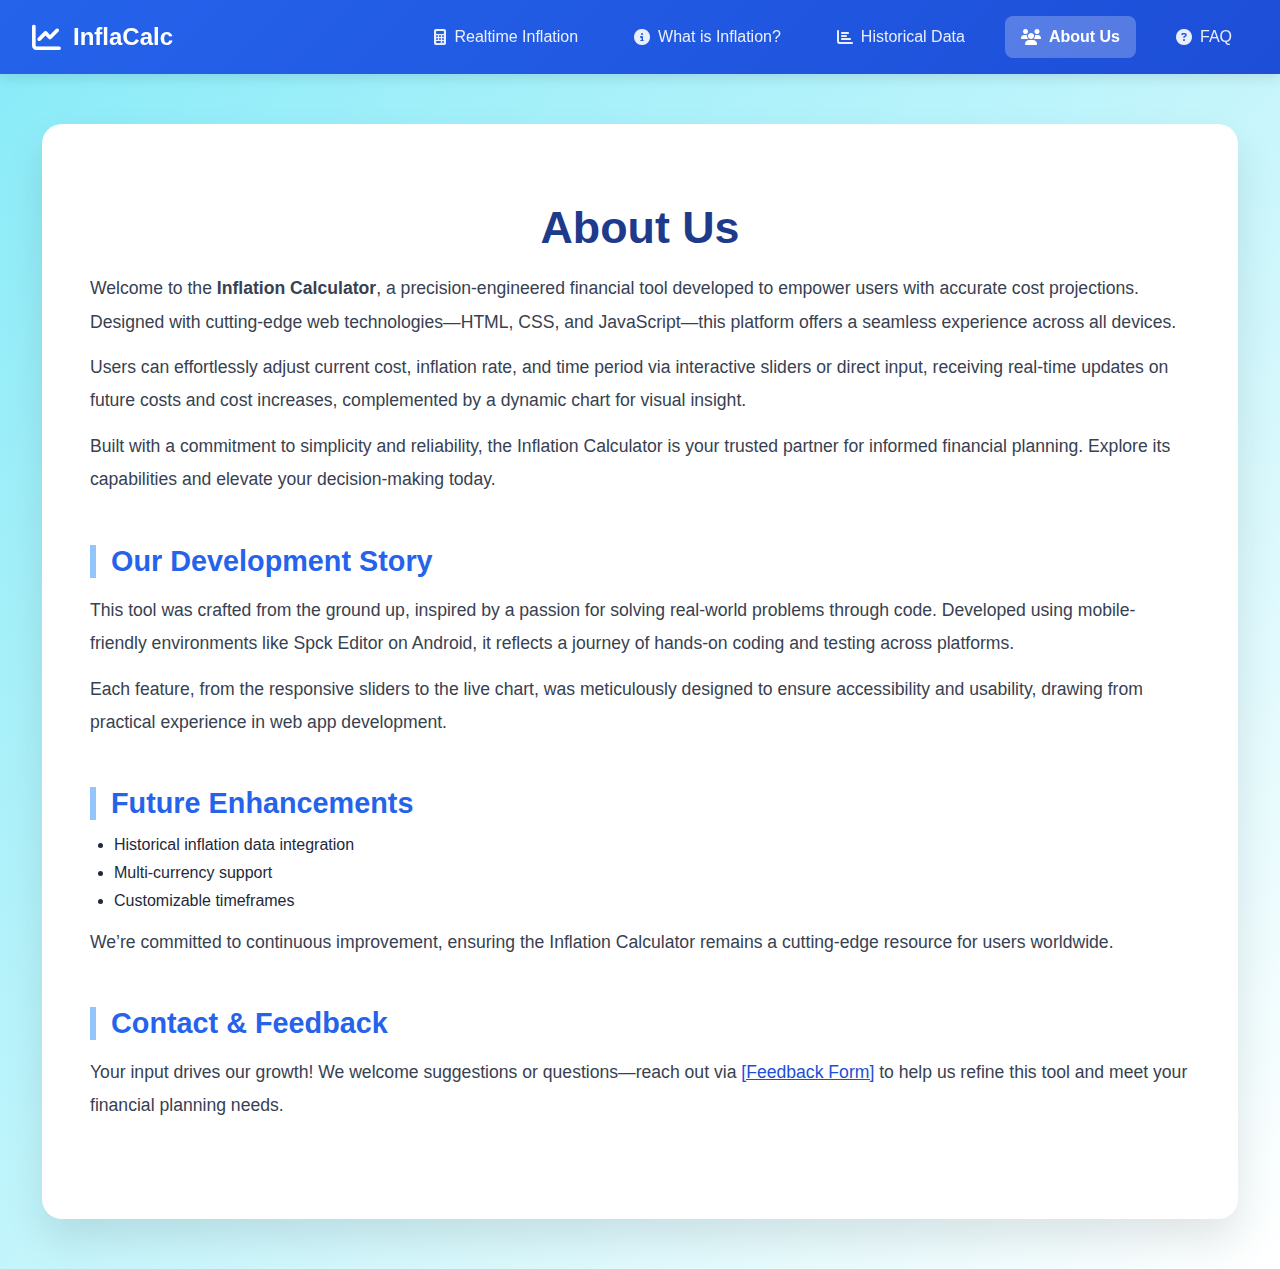
<file: aboutus.html>
<!DOCTYPE html>
<html lang="en">
<head>
    <meta charset="UTF-8" />
    <meta name="viewport" content="width=device-width, initial-scale=1.0" />
    <title>About Us - InflaCalc</title>
    <link rel="stylesheet" href="styles\about.css" />
    <link rel="stylesheet" href="https://cdnjs.cloudflare.com/ajax/libs/font-awesome/6.5.0/css/all.min.css" />
</head>
<body>
    <!-- Navigation Bar -->
    <nav class="navbar">
        <div class="navbar-brand">
            <i class="fas fa-chart-line navbar-icon"></i>
            <a href="index.html" class="navbar-title">InflaCalc</a>
        </div>
        <ul class="navbar-tabs">
            <li class="navbar-tab">
                <a href="realtime.html"><i class="fas fa-calculator"></i> Realtime Inflation</a>
            </li>
            <li class="navbar-tab">
                <a href="whatisinflation.html"><i class="fas fa-info-circle"></i> What is Inflation?</a>
            </li>
            <li class="navbar-tab">
                <a href="historicaldata.html"><i class="fas fa-chart-bar"></i> Historical Data</a>
            </li>
            <li class="navbar-tab active">
                <a href="aboutus.html"><i class="fas fa-users"></i> About Us</a>
            </li>
            <li class="navbar-tab">
                <a href="faq.html"><i class="fas fa-question-circle"></i> FAQ</a>
            </li>
        </ul>
    </nav>

    <!-- About Content -->
    <main class="about-container">
        <section class="about-section">
            <h1>About Us</h1>
            <p>
                Welcome to the <strong>Inflation Calculator</strong>, a precision-engineered financial tool developed to empower users with accurate cost projections. Designed with cutting-edge web technologies—HTML, CSS, and JavaScript—this platform offers a seamless experience across all devices.
            </p>
            <p>
                Users can effortlessly adjust current cost, inflation rate, and time period via interactive sliders or direct input, receiving real-time updates on future costs and cost increases, complemented by a dynamic chart for visual insight.
            </p>
            <p>
                Built with a commitment to simplicity and reliability, the Inflation Calculator is your trusted partner for informed financial planning. Explore its capabilities and elevate your decision-making today.
            </p>
        </section>

        <section class="about-section">
            <h2>Our Development Story</h2>
            <p>
                This tool was crafted from the ground up, inspired by a passion for solving real-world problems through code. Developed using mobile-friendly environments like Spck Editor on Android, it reflects a journey of hands-on coding and testing across platforms.
            </p>
            <p>
                Each feature, from the responsive sliders to the live chart, was meticulously designed to ensure accessibility and usability, drawing from practical experience in web app development.
            </p>
        </section>

        <section class="about-section">
            <h2>Future Enhancements</h2>
            <ul>
                <li>Historical inflation data integration</li>
                <li>Multi-currency support</li>
                <li>Customizable timeframes</li>
            </ul>
            <p>
                We’re committed to continuous improvement, ensuring the Inflation Calculator remains a cutting-edge resource for users worldwide.
            </p>
        </section>

        <section class="about-section">
            <h2>Contact & Feedback</h2>
            <p>
                Your input drives our growth! We welcome suggestions or questions—reach out via <a href="https://surveyheart.com/form/67fe0e7fea9a623946d5c95d">[Feedback Form]</a> to help us refine this tool and meet your financial planning needs.
            </p>
        </section>
    </main>
</body>
</html>
</file>
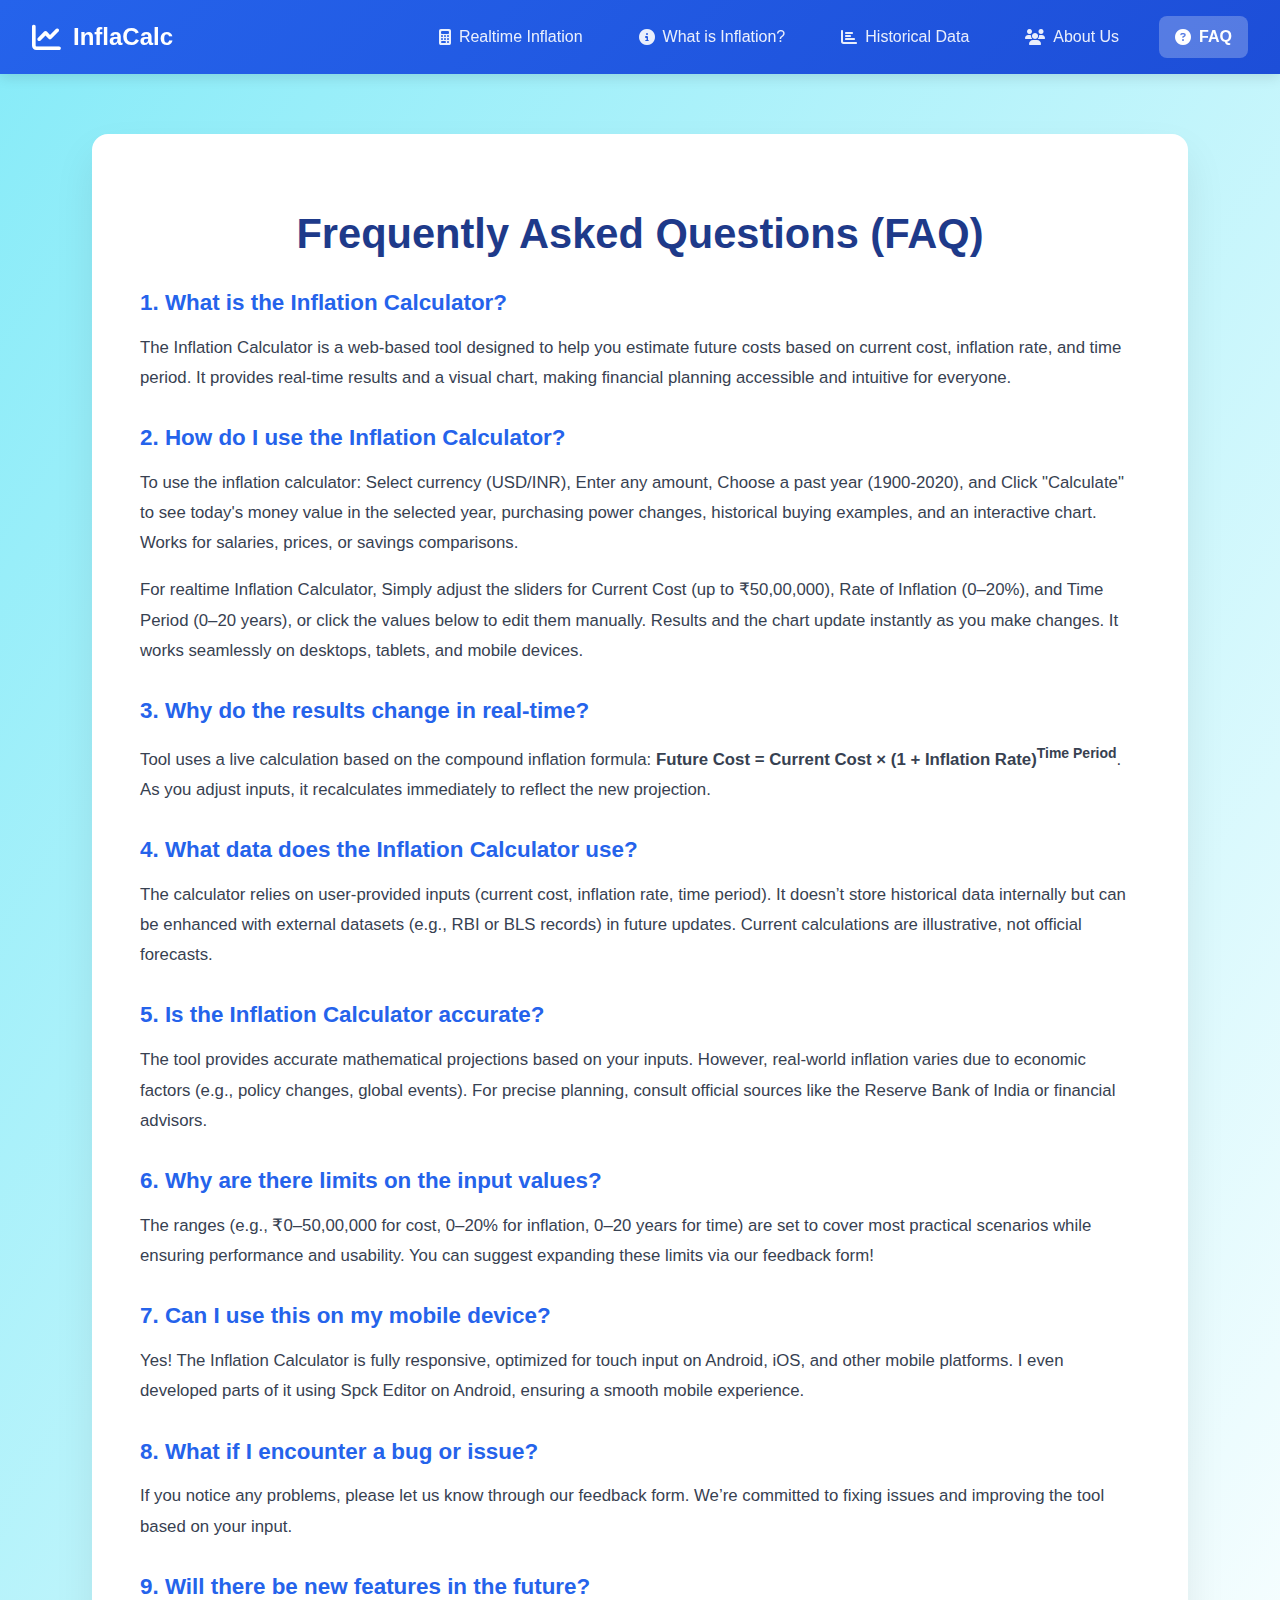
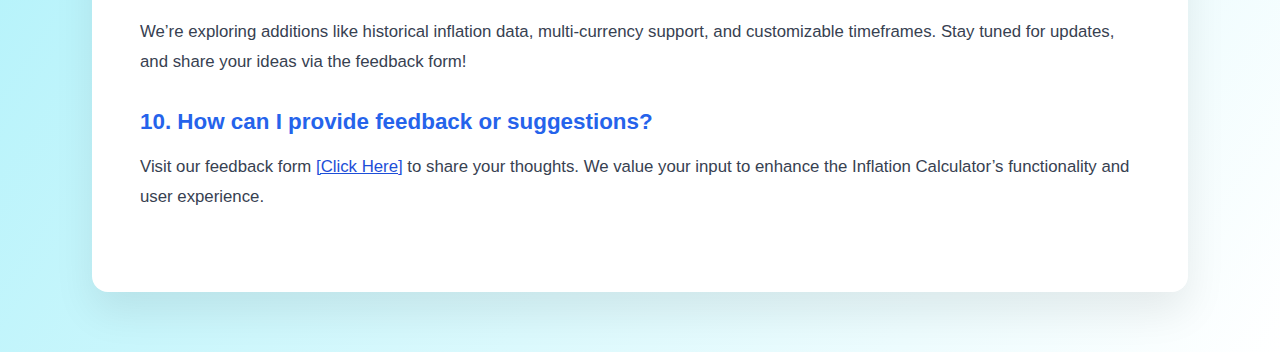
<file: faq.html>
<!DOCTYPE html>
<html lang="en">
<head>
  <meta charset="UTF-8" />
  <meta name="viewport" content="width=device-width, initial-scale=1.0" />
  <title>FAQ - InflaCalc</title>
  <link rel="stylesheet" href="styles\faq.css" />
  <link rel="stylesheet" href="https://cdnjs.cloudflare.com/ajax/libs/font-awesome/6.5.0/css/all.min.css" />
</head>
<body>
  <!-- Navigation Bar -->
  <nav class="navbar">
    <div class="navbar-brand">
      <i class="fas fa-chart-line navbar-icon"></i>
      <a href="index.html" class="navbar-title">InflaCalc</a>
    </div>
    <ul class="navbar-tabs">
      <li class="navbar-tab">
        <a href="realtime.html"><i class="fas fa-calculator"></i> Realtime Inflation</a>
      </li>
      <li class="navbar-tab">
        <a href="whatisinflation.html"><i class="fas fa-info-circle"></i> What is Inflation?</a>
      </li>
      <li class="navbar-tab">
        <a href="historicaldata.html"><i class="fas fa-chart-bar"></i> Historical Data</a>
      </li>
      <li class="navbar-tab">
        <a href="aboutus.html"><i class="fas fa-users"></i> About Us</a>
      </li>
      <li class="navbar-tab active">
        <a href="faq.html"><i class="fas fa-question-circle"></i> FAQ</a>
      </li>
    </ul>
  </nav>

  <!-- FAQ Content -->
  <main class="faq-container">
    <section class="faq-section">
      <h1>Frequently Asked Questions (FAQ)</h1>

      <div class="faq-item">
        <h2>1. What is the Inflation Calculator?</h2>
        <p>The Inflation Calculator is a web-based tool designed to help you estimate future costs based on current cost, inflation rate, and time period. It provides real-time results and a visual chart, making financial planning accessible and intuitive for everyone.</p>
      </div>

      <div class="faq-item">
        <h2>2. How do I use the Inflation Calculator?</h2>
        <p>To use the inflation calculator: Select currency (USD/INR), Enter any amount, Choose a past year (1900-2020), and Click "Calculate" to see today's money value in the selected year, purchasing power changes, historical buying examples, and an interactive chart. Works for salaries, prices, or savings comparisons.</p>
        <p>For realtime Inflation Calculator, Simply adjust the sliders for Current Cost (up to ₹50,00,000), Rate of Inflation (0–20%), and Time Period (0–20 years), or click the values below to edit them manually. Results and the chart update instantly as you make changes. It works seamlessly on desktops, tablets, and mobile devices.</p>
      </div>

      <div class="faq-item">
        <h2>3. Why do the results change in real-time?</h2>
        <p>Tool uses a live calculation based on the compound inflation formula: <strong>Future Cost = Current Cost × (1 + Inflation Rate)<sup>Time Period</sup></strong>. As you adjust inputs, it recalculates immediately to reflect the new projection.</p>
      </div>

      <div class="faq-item">
        <h2>4. What data does the Inflation Calculator use?</h2>
        <p>The calculator relies on user-provided inputs (current cost, inflation rate, time period). It doesn’t store historical data internally but can be enhanced with external datasets (e.g., RBI or BLS records) in future updates. Current calculations are illustrative, not official forecasts.</p>
      </div>

      <div class="faq-item">
        <h2>5. Is the Inflation Calculator accurate?</h2>
        <p>The tool provides accurate mathematical projections based on your inputs. However, real-world inflation varies due to economic factors (e.g., policy changes, global events). For precise planning, consult official sources like the Reserve Bank of India or financial advisors.</p>
      </div>

      <div class="faq-item">
        <h2>6. Why are there limits on the input values?</h2>
        <p>The ranges (e.g., ₹0–50,00,000 for cost, 0–20% for inflation, 0–20 years for time) are set to cover most practical scenarios while ensuring performance and usability. You can suggest expanding these limits via our feedback form!</p>
      </div>

      <div class="faq-item">
        <h2>7. Can I use this on my mobile device?</h2>
        <p>Yes! The Inflation Calculator is fully responsive, optimized for touch input on Android, iOS, and other mobile platforms. I even developed parts of it using Spck Editor on Android, ensuring a smooth mobile experience.</p>
      </div>

      <div class="faq-item">
        <h2>8. What if I encounter a bug or issue?</h2>
        <p>If you notice any problems, please let us know through our feedback form. We’re committed to fixing issues and improving the tool based on your input.</p>
      </div>

      <div class="faq-item">
        <h2>9. Will there be new features in the future?</h2>
        <p>We’re exploring additions like historical inflation data, multi-currency support, and customizable timeframes. Stay tuned for updates, and share your ideas via the feedback form!</p>
      </div>

      <div class="faq-item">
        <h2>10. How can I provide feedback or suggestions?</h2>
        <p>Visit our feedback form <a href="https://surveyheart.com/form/67fe0e7fea9a623946d5c95d">[Click Here]</a> to share your thoughts. We value your input to enhance the Inflation Calculator’s functionality and user experience.</p>
      </div>

    </section>
  </main>
</body>
</html>
</file>
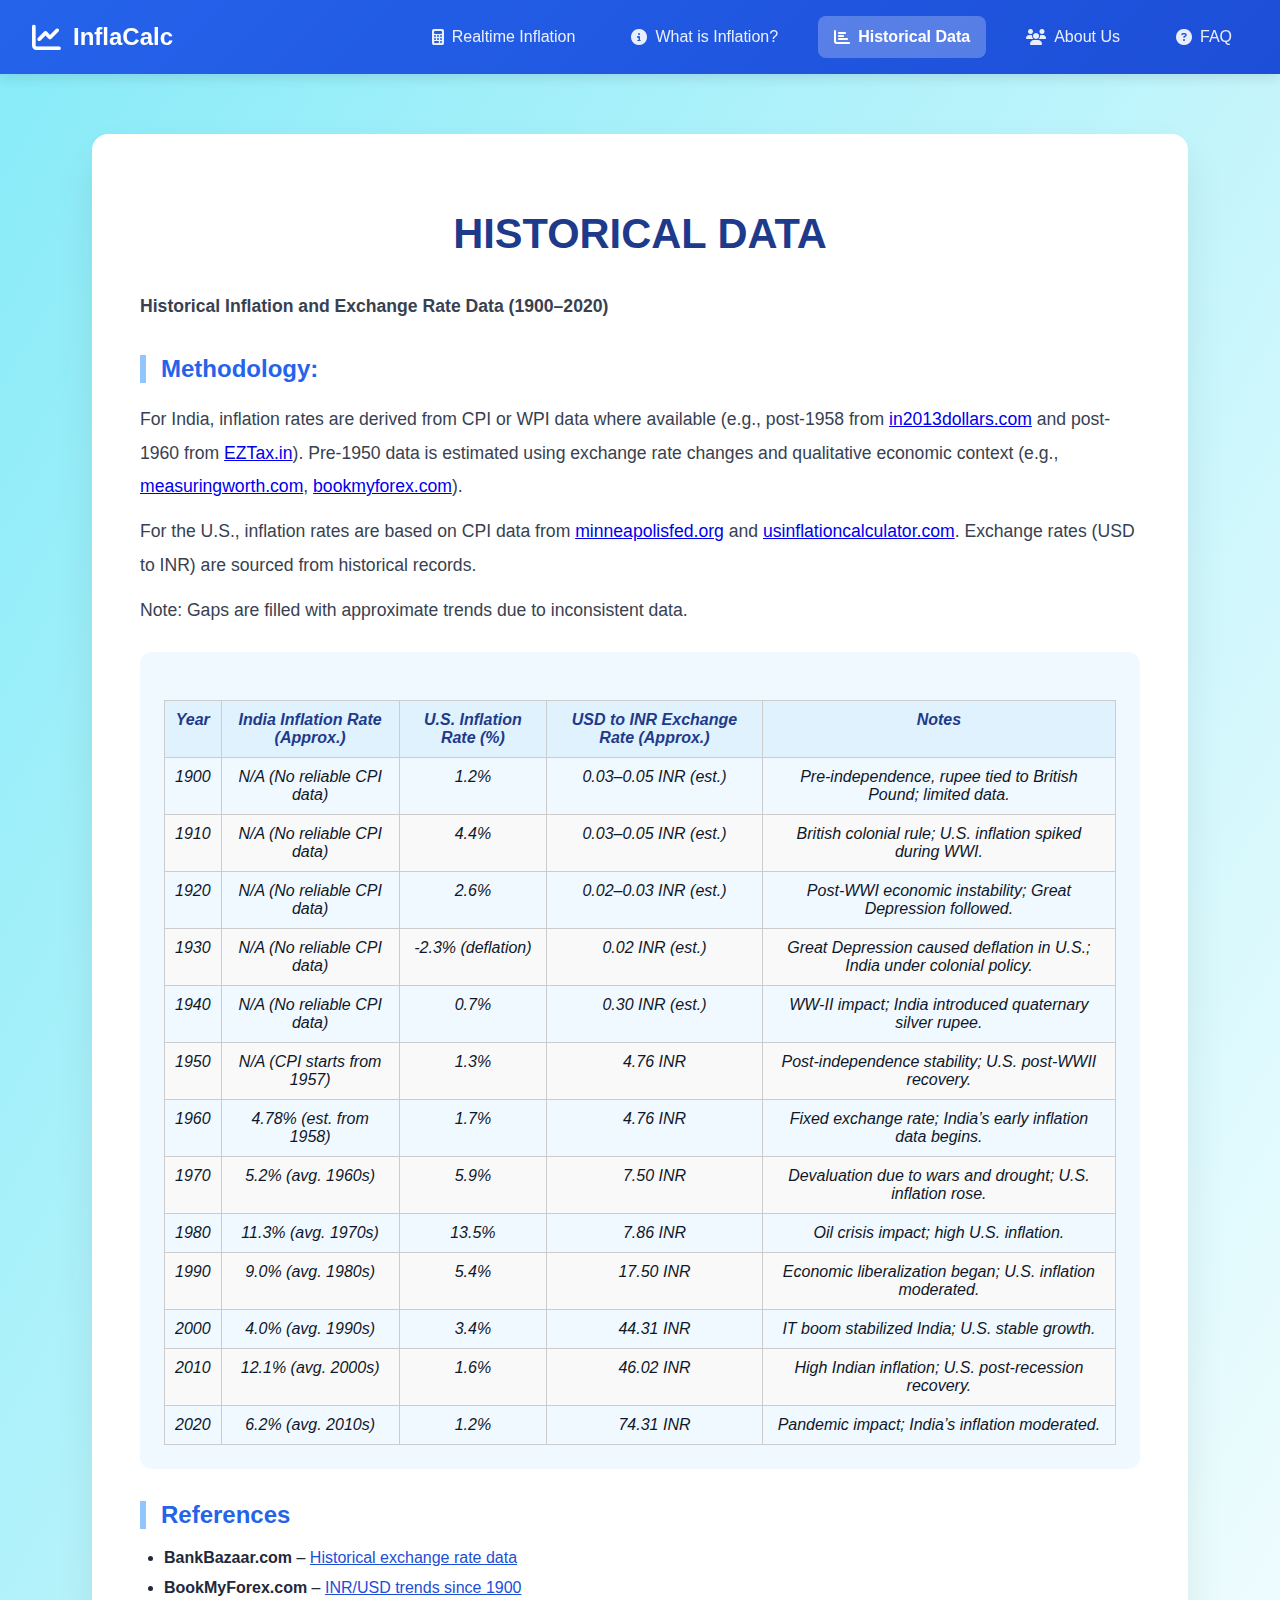
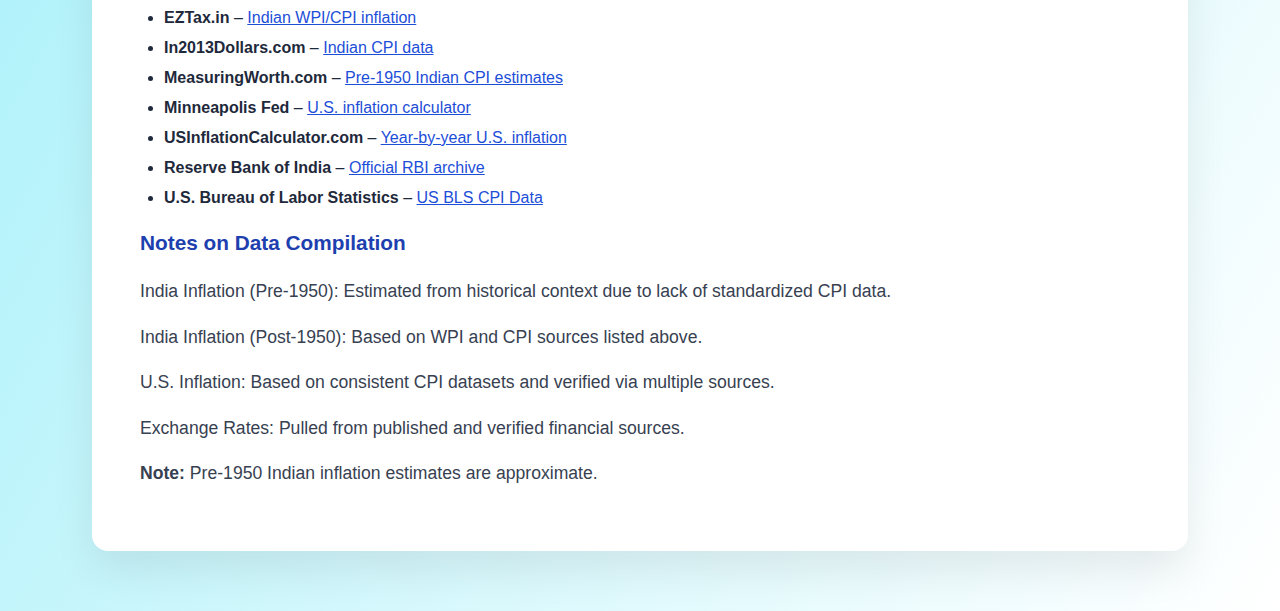
<file: historicaldata.html>
<!DOCTYPE html>
<html lang="en">
<head>
  <meta charset="UTF-8">
  <meta name="viewport" content="width=device-width, initial-scale=1.0">
  <title>Historical Data - InflaCalc</title>
  <link rel="stylesheet" href="styles\historical.css">
  <link rel="stylesheet" href="https://cdnjs.cloudflare.com/ajax/libs/font-awesome/6.5.0/css/all.min.css" />
</head>
<body>
  <!-- Navigation Bar -->
  <nav class="navbar">
    <div class="navbar-brand">
      <i class="fas fa-chart-line navbar-icon"></i>
      <a href="index.html" class="navbar-title">InflaCalc</a>
    </div>
    <ul class="navbar-tabs">
      <li class="navbar-tab">
        <a href="realtime.html"><i class="fas fa-calculator"></i> Realtime Inflation</a>
      </li>
      <li class="navbar-tab">
        <a href="whatisinflation.html"><i class="fas fa-info-circle"></i> What is Inflation?</a>
      </li>
      <li class="navbar-tab active">
        <a href="historicaldata.html"><i class="fas fa-chart-bar"></i> Historical Data</a>
      </li>
      <li class="navbar-tab">
        <a href="aboutus.html"><i class="fas fa-users"></i> About Us</a>
      </li>
      <li class="navbar-tab">
        <a href="faq.html"><i class="fas fa-question-circle"></i> FAQ</a>
      </li>
    </ul>
  </nav>

  <!-- Historical Content -->
  <main class="historical-container">
    <section class="historical-section">
      <h1>HISTORICAL DATA</h1>
      <p>
        <strong>Historical Inflation and Exchange Rate Data (1900–2020)</strong>
      </p>
      <h2>Methodology:</h2>
      <p>
        For India, inflation rates are derived from CPI or WPI data where available (e.g., post-1958 from <a href="https://www.in2013dollars.com">in2013dollars.com</a> and post-1960 from <a href="https://www.eztax.in">EZTax.in</a>). Pre-1950 data is estimated using exchange rate changes and qualitative economic context (e.g., <a href="https://www.measuringworth.com">measuringworth.com</a>, <a href="https://www.bookmyforex.com">bookmyforex.com</a>).
      </p>
      <p>
        For the U.S., inflation rates are based on CPI data from <a href="https://www.minneapolisfed.org">minneapolisfed.org</a> and <a href="https://www.usinflationcalculator.com">usinflationcalculator.com</a>. Exchange rates (USD to INR) are sourced from historical records.
      </p>
      <p>
        Note: Gaps are filled with approximate trends due to inconsistent data.
      </p>

        <div class="data-table">
            <table>
              <thead>
                <tr>
                  <th>Year</th>
                  <th>India Inflation Rate (Approx.)</th>
                  <th>U.S. Inflation Rate (%)</th>
                  <th>USD to INR Exchange Rate (Approx.)</th>
                  <th>Notes</th>
                </tr>
              </thead>
              <tbody>
                <tr><td>1900</td><td>N/A (No reliable CPI data)</td><td>1.2%</td><td>0.03–0.05 INR (est.)</td><td>Pre-independence, rupee tied to British Pound; limited data.</td></tr>
                <tr><td>1910</td><td>N/A (No reliable CPI data)</td><td>4.4%</td><td>0.03–0.05 INR (est.)</td><td>British colonial rule; U.S. inflation spiked during WWI.</td></tr>
                <tr><td>1920</td><td>N/A (No reliable CPI data)</td><td>2.6%</td><td>0.02–0.03 INR (est.)</td><td>Post-WWI economic instability; Great Depression followed.</td></tr>
                <tr><td>1930</td><td>N/A (No reliable CPI data)</td><td>-2.3% (deflation)</td><td>0.02 INR (est.)</td><td>Great Depression caused deflation in U.S.; India under colonial policy.</td></tr>
                <tr><td>1940</td><td>N/A (No reliable CPI data)</td><td>0.7%</td><td>0.30 INR (est.)</td><td>WW-II impact; India introduced quaternary silver rupee.</td></tr>
                <tr><td>1950</td><td>N/A (CPI starts from 1957)</td><td>1.3%</td><td>4.76 INR</td><td>Post-independence stability; U.S. post-WWII recovery.</td></tr>
                <tr><td>1960</td><td>4.78% (est. from 1958)</td><td>1.7%</td><td>4.76 INR</td><td>Fixed exchange rate; India’s early inflation data begins.</td></tr>
                <tr><td>1970</td><td>5.2% (avg. 1960s)</td><td>5.9%</td><td>7.50 INR</td><td>Devaluation due to wars and drought; U.S. inflation rose.</td></tr>
                <tr><td>1980</td><td>11.3% (avg. 1970s)</td><td>13.5%</td><td>7.86 INR</td><td>Oil crisis impact; high U.S. inflation.</td></tr>
                <tr><td>1990</td><td>9.0% (avg. 1980s)</td><td>5.4%</td><td>17.50 INR</td><td>Economic liberalization began; U.S. inflation moderated.</td></tr>
                <tr><td>2000</td><td>4.0% (avg. 1990s)</td><td>3.4%</td><td>44.31 INR</td><td>IT boom stabilized India; U.S. stable growth.</td></tr>
                <tr><td>2010</td><td>12.1% (avg. 2000s)</td><td>1.6%</td><td>46.02 INR</td><td>High Indian inflation; U.S. post-recession recovery.</td></tr>
                <tr><td>2020</td><td>6.2% (avg. 2010s)</td><td>1.2%</td><td>74.31 INR</td><td>Pandemic impact; India’s inflation moderated.</td></tr>

              </tbody>
            </table>
          </div>
          

      <h2>References</h2>
      <ul class="reference-list">
        <li><strong>BankBazaar.com</strong> – <a href="https://www.bankbazaar.com/currency-exchange/indian-rupee-to-us-dollar-historical-exchange-rate.html">Historical exchange rate data</a></li>
        <li><strong>BookMyForex.com</strong> – <a href="https://www.bookmyforex.com/blog/historical-exchange-rate-of-indian-rupee/">INR/USD trends since 1900</a></li>
        <li><strong>EZTax.in</strong> – <a href="https://www.eztax.in/blog/inflation-rate-in-india/">Indian WPI/CPI inflation</a></li>
        <li><strong>In2013Dollars.com</strong> – <a href="https://www.in2013dollars.com/India-inflation">Indian CPI data</a></li>
        <li><strong>MeasuringWorth.com</strong> – <a href="https://www.measuringworth.com/datasets/indiaCPI/result.php">Pre-1950 Indian CPI estimates</a></li>
        <li><strong>Minneapolis Fed</strong> – <a href="https://www.minneapolisfed.org">U.S. inflation calculator</a></li>
        <li><strong>USInflationCalculator.com</strong> – <a href="https://www.usinflationcalculator.com/inflation/historical-inflation-rates/">Year-by-year U.S. inflation</a></li>
        <li><strong>Reserve Bank of India</strong> – <a href="https://www.rbi.org.in">Official RBI archive</a></li>
        <li><strong>U.S. Bureau of Labor Statistics</strong> – <a href="https://www.bls.gov/data/inflation_calculator.htm">US BLS CPI Data</a></li>
      </ul>

      <h3>Notes on Data Compilation</h3>
      <p>India Inflation (Pre-1950): Estimated from historical context due to lack of standardized CPI data.</p>
      <p>India Inflation (Post-1950): Based on WPI and CPI sources listed above.</p>
      <p>U.S. Inflation: Based on consistent CPI datasets and verified via multiple sources.</p>
      <p>Exchange Rates: Pulled from published and verified financial sources.</p>
      <p><strong>Note:</strong> Pre-1950 Indian inflation estimates are approximate.</p>
    </section>
  </main>
</body>
</html>
</file>
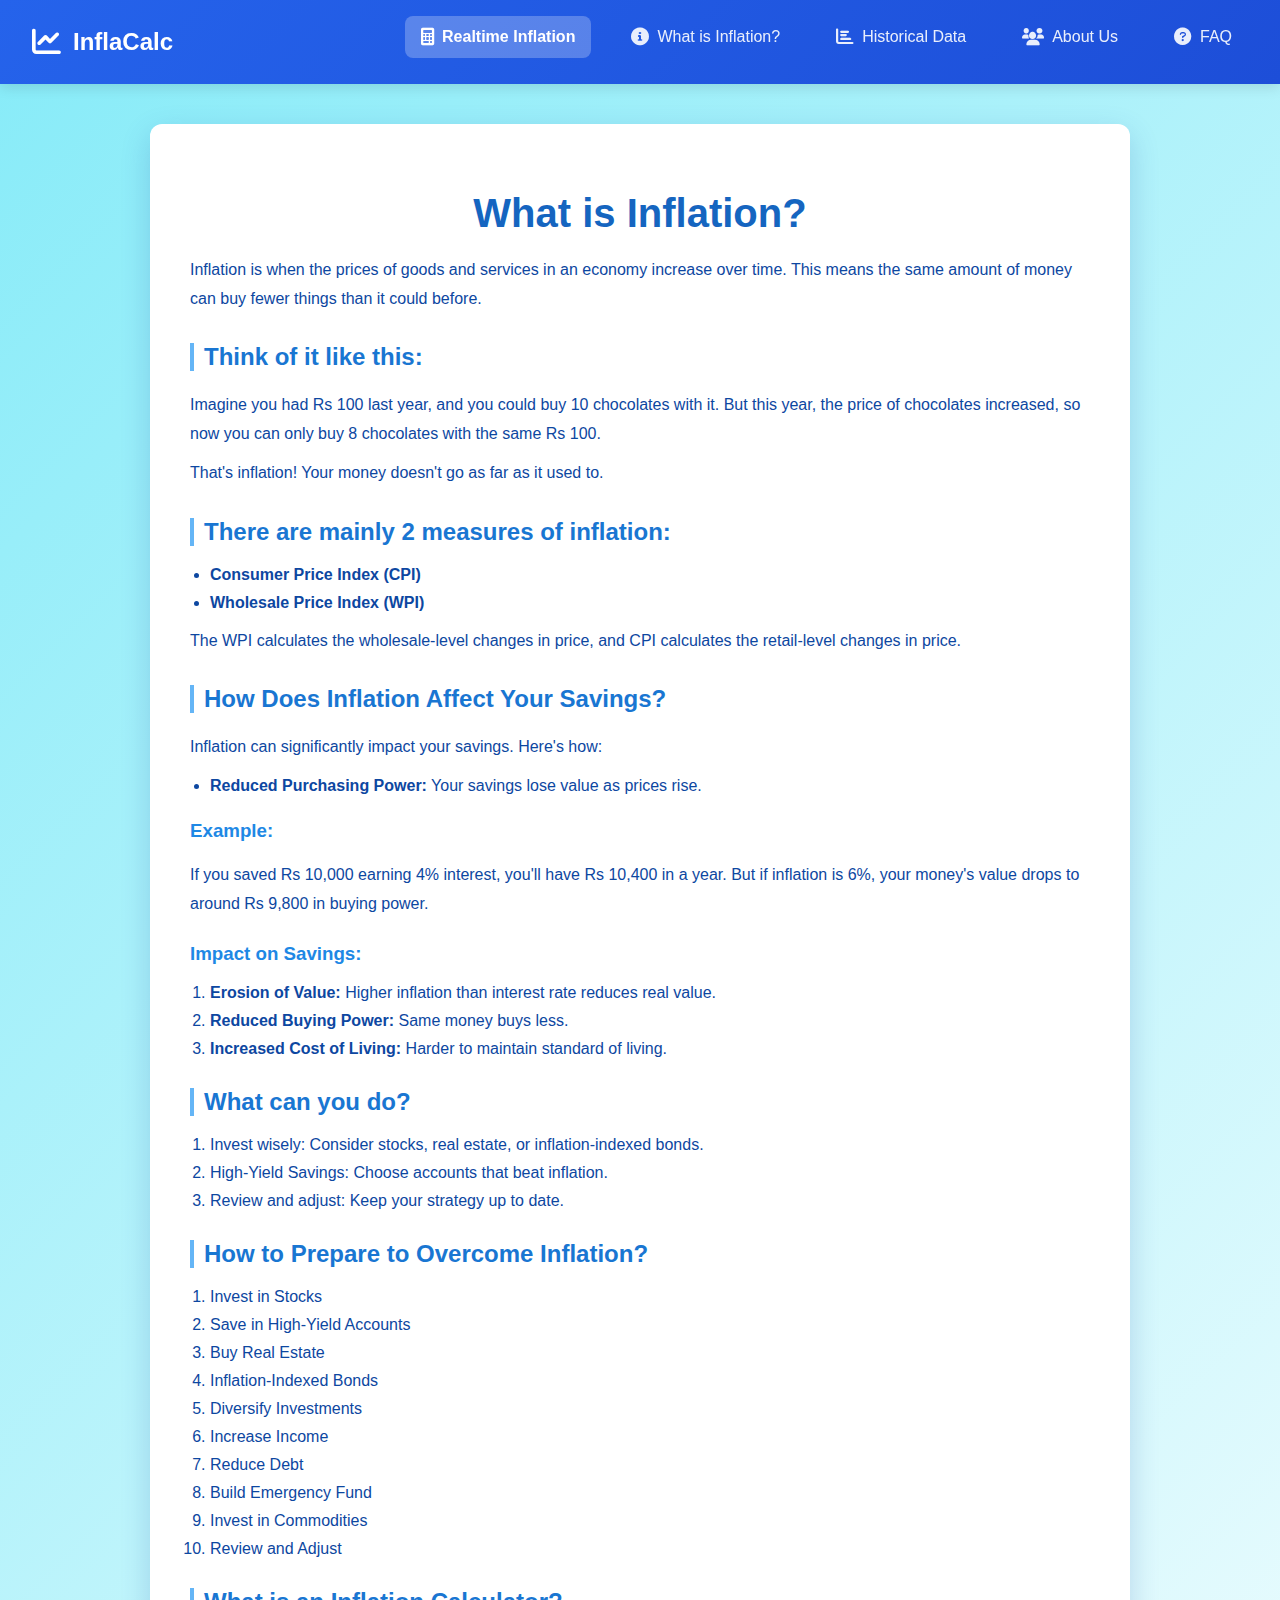
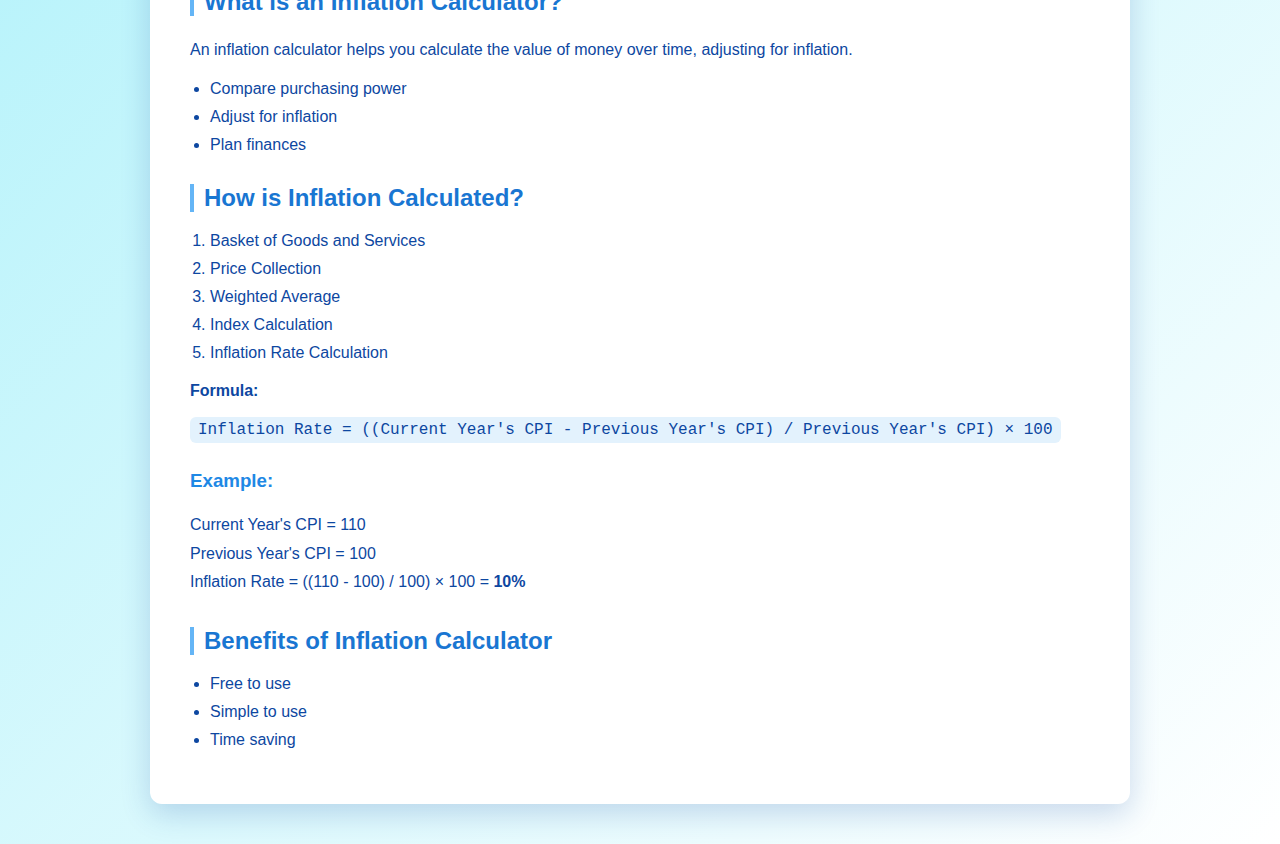
<file: whatisinflation.html>
<!DOCTYPE html>
<html lang="en">
<head>
  <meta charset="UTF-8">
  <meta name="viewport" content="width=device-width, initial-scale=1.0">
  <title>What is Inflation?</title>
  <link rel="stylesheet" href="styles\whatisinflation.css">
  <link rel="stylesheet" href="https://cdnjs.cloudflare.com/ajax/libs/font-awesome/6.0.0-beta3/css/all.min.css">
</head>
<body>
  <!-- Navigation Bar -->
  <nav class="navbar">
    <div class="navbar-brand">
      <i class="fas fa-chart-line navbar-icon"></i>
      <a href="index.html" class="navbar-title-link">
      <span class="navbar-title">InflaCalc</span>
    </a>
    </div>
    <ul class="navbar-tabs">
      <li class="navbar-tab active">
        <a href="realtime.html"><i class="fas fa-calculator"></i> Realtime Inflation</a>
      </li>
      <li class="navbar-tab">
        <a href="whatisinflation.html"><i class="fas fa-info-circle"></i> What is Inflation?</a>
      </li>
      <li class="navbar-tab">
        <a href="historicaldata.html"><i class="fas fa-chart-bar"></i> Historical Data</a>
      </li>
      <li class="navbar-tab">
        <a href="aboutus.html"><i class="fas fa-users"></i> About Us</a>
      </li>
      <li class="navbar-tab">
        <a href="faq.html"><i class="fas fa-question-circle"></i> FAQ</a>
      </li>
    </ul>
  </nav>

  <div class="container">
    <h1>What is Inflation?</h1>
    <p>Inflation is when the prices of goods and services in an economy increase over time. This means the same amount of money can buy fewer things than it could before.</p>

    <h2>Think of it like this:</h2>
    <p>Imagine you had Rs 100 last year, and you could buy 10 chocolates with it. But this year, the price of chocolates increased, so now you can only buy 8 chocolates with the same Rs 100.</p>
    <p>That's inflation! Your money doesn't go as far as it used to.</p>

    <h2>There are mainly 2 measures of inflation:</h2>
    <ul>
      <li><strong>Consumer Price Index (CPI)</strong></li>
      <li><strong>Wholesale Price Index (WPI)</strong></li>
    </ul>
    <p>The WPI calculates the wholesale-level changes in price, and CPI calculates the retail-level changes in price.</p>

    <h2>How Does Inflation Affect Your Savings?</h2>
    <p>Inflation can significantly impact your savings. Here's how:</p>
    <ul>
      <li><strong>Reduced Purchasing Power:</strong> Your savings lose value as prices rise.</li>
    </ul>

    <h3>Example:</h3>
    <p>If you saved Rs 10,000 earning 4% interest, you'll have Rs 10,400 in a year. But if inflation is 6%, your money's value drops to around Rs 9,800 in buying power.</p>

    <h3>Impact on Savings:</h3>
    <ol>
      <li><strong>Erosion of Value:</strong> Higher inflation than interest rate reduces real value.</li>
      <li><strong>Reduced Buying Power:</strong> Same money buys less.</li>
      <li><strong>Increased Cost of Living:</strong> Harder to maintain standard of living.</li>
    </ol>

    <h2>What can you do?</h2>
    <ol>
      <li>Invest wisely: Consider stocks, real estate, or inflation-indexed bonds.</li>
      <li>High-Yield Savings: Choose accounts that beat inflation.</li>
      <li>Review and adjust: Keep your strategy up to date.</li>
    </ol>

    <h2>How to Prepare to Overcome Inflation?</h2>
    <ol>
      <li>Invest in Stocks</li>
      <li>Save in High-Yield Accounts</li>
      <li>Buy Real Estate</li>
      <li>Inflation-Indexed Bonds</li>
      <li>Diversify Investments</li>
      <li>Increase Income</li>
      <li>Reduce Debt</li>
      <li>Build Emergency Fund</li>
      <li>Invest in Commodities</li>
      <li>Review and Adjust</li>
    </ol>

    <h2>What is an Inflation Calculator?</h2>
    <p>An inflation calculator helps you calculate the value of money over time, adjusting for inflation.</p>
    <ul>
      <li>Compare purchasing power</li>
      <li>Adjust for inflation</li>
      <li>Plan finances</li>
    </ul>

    <h2>How is Inflation Calculated?</h2>
    <ol>
      <li>Basket of Goods and Services</li>
      <li>Price Collection</li>
      <li>Weighted Average</li>
      <li>Index Calculation</li>
      <li>Inflation Rate Calculation</li>
    </ol>

    <p><strong>Formula:</strong></p>
    <p><code>Inflation Rate = ((Current Year's CPI - Previous Year's CPI) / Previous Year's CPI) × 100</code></p>

    <h3>Example:</h3>
    <p>Current Year's CPI = 110<br>Previous Year's CPI = 100<br>Inflation Rate = ((110 - 100) / 100) × 100 = <strong>10%</strong></p>

    <h2>Benefits of Inflation Calculator</h2>
    <ul>
      <li>Free to use</li>
      <li>Simple to use</li>
      <li>Time saving</li>
    </ul>
  </div>
</body>
</html>
</file>
